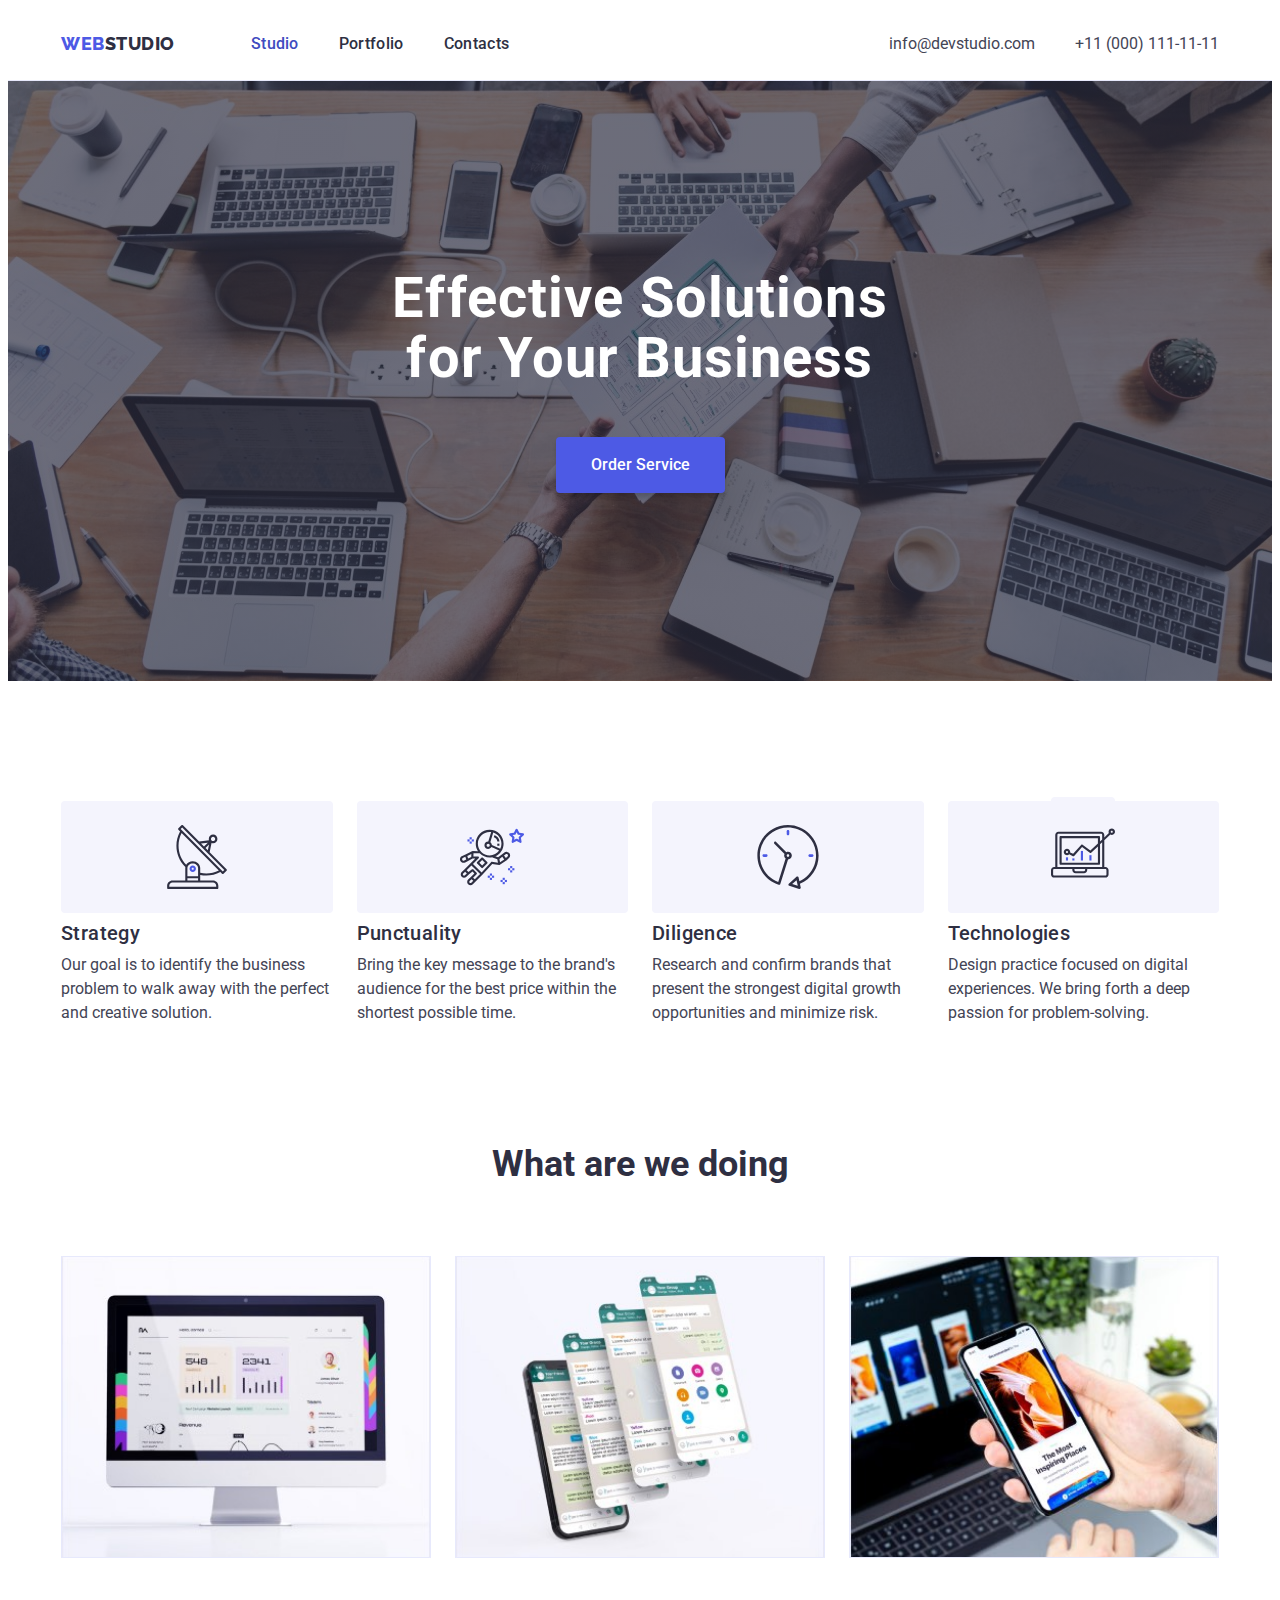
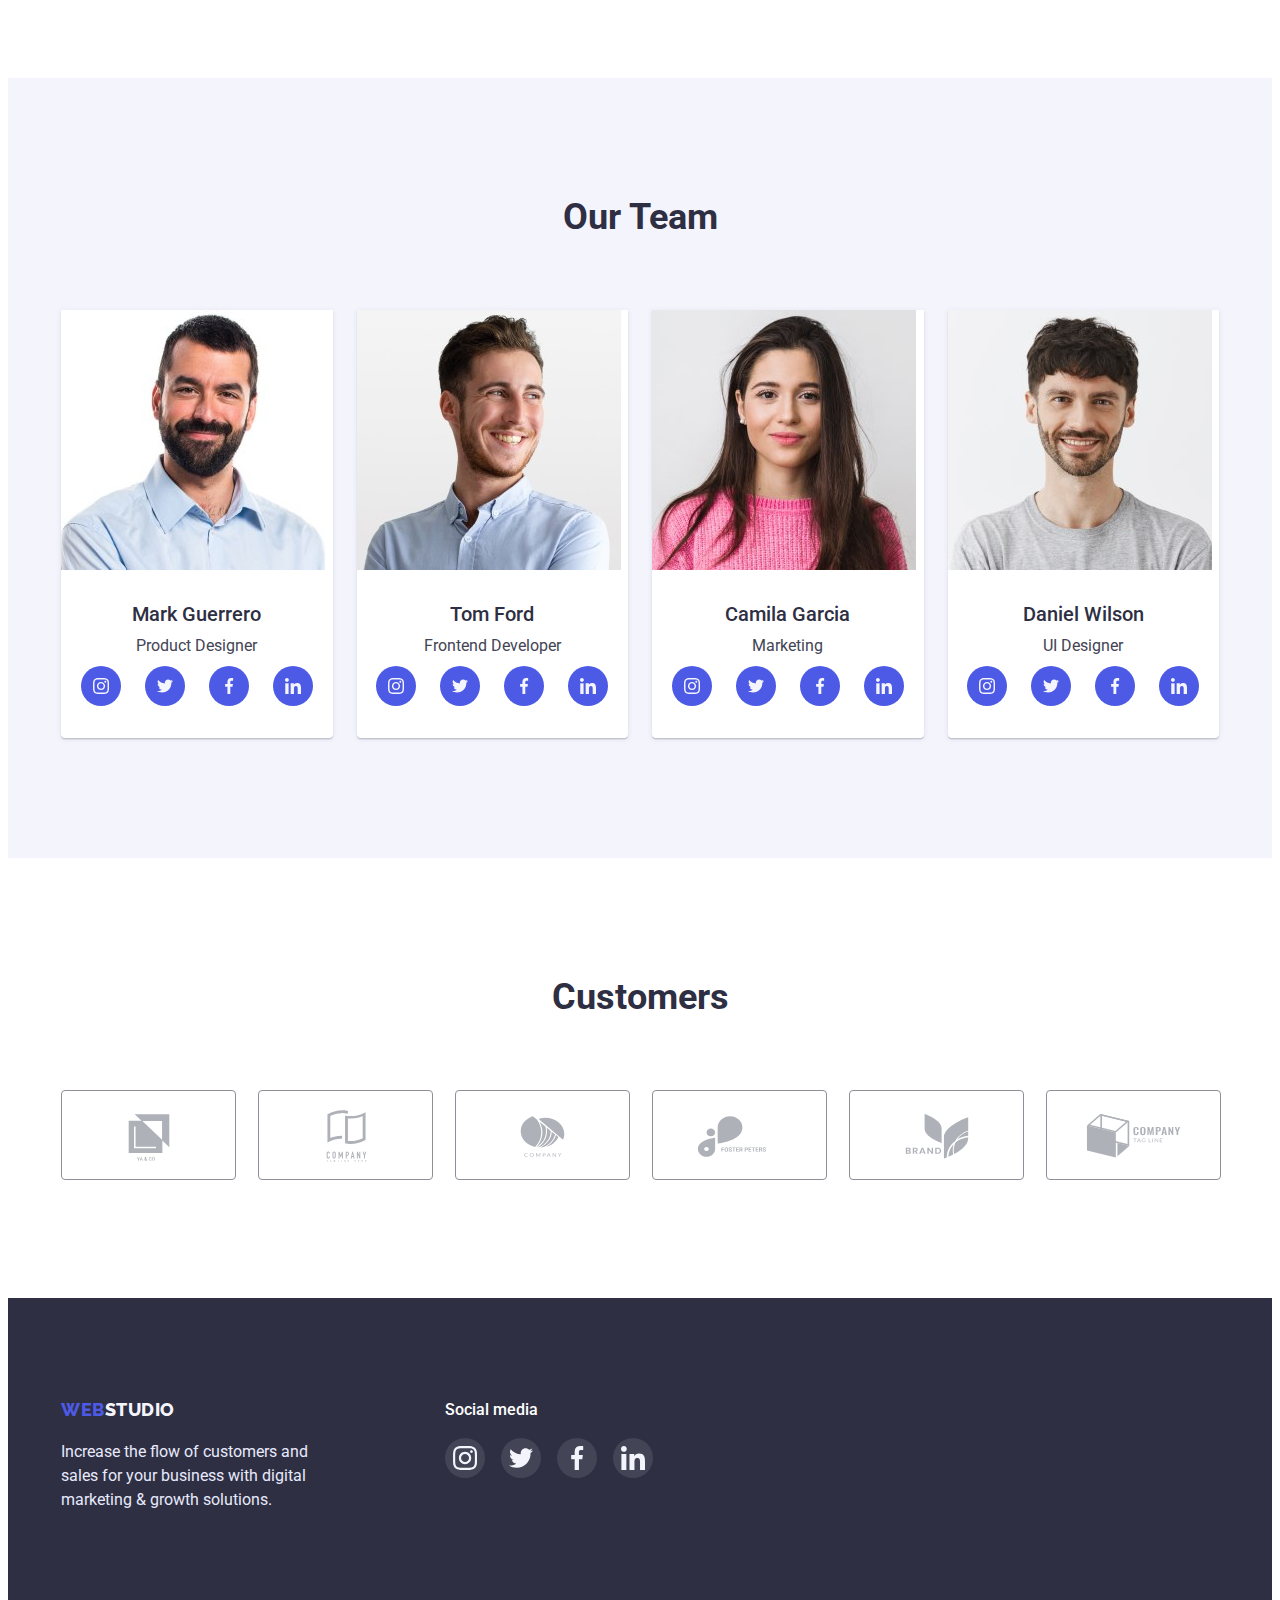
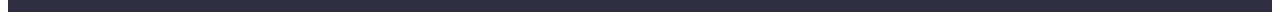
<file: index.html>
<!DOCTYPE html>
<html lang="en">
<head>
    <meta charset="UTF-8">
    <meta http-equiv="X-UA-Compatible" content="IE=edge">
    <meta name="viewport" content="width=device-width, initial-scale=1.0">
    <title>WebStudio</title>

    <!-- Fonts -->
    <link rel="preconnect" href="https://fonts.googleapis.com">
<link rel="preconnect" href="https://fonts.gstatic.com" crossorigin>
<link href="https://fonts.googleapis.com/css2?family=Raleway:wght@800&family=Roboto:wght@400;500;700&display=swap" 
rel="stylesheet"> 

    <!-- Styles -->
    <link rel="stylesheet" href="https://cdnjs.cloudflare.com/ajax/libs/modern-normalize/1.1.0/modern-normalize.min.css" 
    integrity="sha512-wpPYUAdjBVSE4KJnH1VR1HeZfpl1ub8YT/NKx4PuQ5NmX2tKuGu6U/JRp5y+Y8XG2tV+wKQpNHVUX03MfMFn9Q==" 
    crossorigin="anonymous" referrerpolicy="no-referrer" 
    />
    <link rel="stylesheet" href="./css/styles.css">
</head>
<body>

<header class="page-heder" >
<div class="container">
<div class="header-container">
<nav class="header-nav">
   <a href="./index.html" 
       class="logo-first">Web<span  
       class="logo-second">Studio</span>
   </a>     
    <ul class="header-menu">
          <li><a class="menu-studio" href="index.html">Studio</a></li>
          <li><a class="menu-nav" href="portfolio.html">Portfolio</a></li>
          <li><a class="menu-nav" href="">Contacts</a></li>
    </ul>
</nav>
 <address>
          <ul class="header-menu" >
              <li ><a class="box-address" href="mailto:info@devstudio.com">info@devstudio.com</a></li>
              <li ><a class="box-address" href="tel:+110001111111">+11 (000) 111-11-11</a></li>
          </ul>     
</address>
</div>
</div> 
</header>
<main>
<section class="hero-section"> 
  <div class="container">
   <h1 class="hero-title">Effective Solutions for Your Business</h1>
   <button  class="button" type="button">Order Service</button>
  </div>
</section>  
<!-- 3 частина багато тексту -->  
<section class="section">
  <div class="container">
   <h2 class="studio">Studio</h2>
   <ul class="hero-uk">
         <li class="about-text">
           <div class="social-link">
               <svg class="image-svg">
                  <use href="./images/icons.svg#icon-antenna"></use>
               </svg>
            </a>
           </div>
            <h3 class="section-subtitle">Strategy</h3>
            <p class="section-text">Our goal is to identify the business problem to walk away with the perfect and creative solution.</p>
         </li>
         <li class="about-text">
         <div class="social-link">
               <svg class="image-svg">
                  <use href="./images/icons.svg#icon-astronaut"></use>
               </svg>
            </a>
            </div>
            <h3 class="section-subtitle">Punctuality</h3>
            <p class="section-text">Bring the key message to the brand's audience for the best price within the shortest possible time.</p>
         </li>
         <li class="about-text"> 
            <div class="social-link">
               <svg class="image-svg">
                  <use href="./images/icons.svg#icon-clock"></use>
               </svg>
            </a>
            </div>
            <h3 class="section-subtitle">Diligence</h3>
            <p class="section-text">Research and confirm brands that present the strongest digital growth opportunities and minimize risk.</p>
         </li> 
         <li class="about-text">
            <div class="social-link">
            <a class="social-link">
               <svg class="image-svg">
                  <use href="./images/icons.svg#icon-diagram"></use>
               </svg>
            </a>
         </div>
            <h3 class="section-subtitle">Technologies</h3>
            <p class="section-text">Design practice focused on digital experiences. We bring forth a deep passion for problem-solving.</p>
         </li> 
      </ul>
   </div>
  </div>
</section>
<section class="section-many-texst">
   <div class="container">
      <h2 class="slogan-images">What are we doing</h2>

      <ul class="picture list">
        <li class="images-comp"><img src="./images/img1.jpg" alt="Computer" width="360" height="300"></li>
        <li class="images-comp"><img src="./images/img2.jpg" alt="notification to the phone" width="360" height="300"></li>
        <li class="images-comp"><img src="./images/img3.jpg" alt="photo to phone" width="360" height="300"></li>
      </ul>
   </div>
   </div>
</section>
<section class="page-aside">
   <div class="container">
    <h2 class="h-second-aside">Our Team</h2>
    <ul class="masters-list">
      <li class="box-aside">  
         <img class="foto-master" src="./images/team1.jpg" alt="img1" width="264" height="260" />
         <div class="master">
         <h3 class="team-aside">Mark Guerrero</h3>
            <p class="content-aside">Product Designer</p>
            <!-- социал сети -->
            <ul class="social-list">
               <li class="social-box">
                  <a class="link-soc" href="#">
                     <svg class="social-images">
                       <use href="./images/icons.svg#icon-instagram"></use> 
                     </svg>
                  </a>
               </li>
               <li class="social-box">
                  <a class="link-soc" href="#">
                     <svg class="social-images">
                       <use href="./images/icons.svg#icon-twitter"></use> 
                     </svg>
                  </a>
               </li>
               <li class="social-box">
                  <a class="link-soc" href="#">
                     <svg class="social-images">
                       <use href="./images/icons.svg#icon-facebook"></use> 
                     </svg>
                  </a>
               </li>
               <li class="social-box">
                  <a class="link-soc" href="#">
                     <svg class="social-images">
                       <use href="./images/icons.svg#icon-linkedin"></use> 
                     </svg>
                  </a>
               </li>
            </ul>
         </div>
      </li>
      <li class="box-aside">      
         <img class="foto-master" src="./images/team2.jpg" alt="img2" width="264" height="260" /> 
         <div class="master">
         <h3 class="team-aside">Tom Ford</h3> 
             <p class="content-aside">Frontend Developer</p>
            <ul class="social-list">
               <li class="social-box">
                  <a class="link-soc" href="#">
                     <svg class="social-images">
                        <use href="./images/icons.svg#icon-instagram"></use>
                     </svg>
                  </a>
               </li>
               <li class="social-box">
                  <a class="link-soc" href="#">
                     <svg class="social-images">
                        <use href="./images/icons.svg#icon-twitter"></use>
                     </svg>
                  </a>
               </li>
               <li class="social-box">
                  <a class="link-soc" href="#">
                     <svg class="social-images">
                        <use href="./images/icons.svg#icon-facebook"></use>
                     </svg>
                  </a>
               </li>
               <li class="social-box">
                  <a class="link-soc" href="#">
                     <svg class="social-images">
                        <use href="./images/icons.svg#icon-linkedin"></use>
                     </svg>
                  </a>
               </li>
            </ul>
          </div>
      </li>
      <li class="box-aside">    
         <img class="foto-master" src="./images/team3.jpg" alt=“img3” width="264" height="260" />
         <div class="master">
         <h3 class="team-aside">Camila Garcia</h3> 
             <p class="content-aside">Marketing</p>
            <ul class="social-list">
               <li class="social-box">
                  <a class="link-soc" href="#">
                     <svg class="social-images">
                        <use href="./images/icons.svg#icon-instagram"></use>
                     </svg>
                  </a>
               </li>
               <li class="social-box">
                  <a class="link-soc" href="#">
                     <svg class="social-images">
                        <use href="./images/icons.svg#icon-twitter"></use>
                     </svg>
                  </a>
               </li>
               <li class="social-box">
                  <a class="link-soc" href="#">
                     <svg class="social-images">
                        <use href="./images/icons.svg#icon-facebook"></use>
                     </svg>
                  </a>
               </li>
               <li class="social-box">
                  <a class="link-soc" href="#">
                     <svg class="social-images">
                        <use href="./images/icons.svg#icon-linkedin"></use>
                     </svg>
                  </a>
               </li>
            </ul>
          </div>
      </li>
      <li class="box-aside">
          <img class="foto-master" src="./images/team4.jpg" alt="img4" width="264" height="260" />
          <div class="master">
          <h3 class="team-aside">Daniel Wilson</h3>
             <p class="content-aside">UI Designer</p>
            <ul class="social-list">
               <li class="social-box">
                  <a class="link-soc" href="#">
                     <svg class="social-images">
                        <use href="./images/icons.svg#icon-instagram"></use>
                     </svg>
                  </a>
               </li>
               <li class="social-box">
                  <a class="link-soc" href="#">
                     <svg class="social-images">
                        <use href="./images/icons.svg#icon-twitter"></use>
                     </svg>
                  </a>
               </li>
               <li class="social-box">
                  <a class="link-soc" href="#">
                     <svg class="social-images">
                        <use href="./images/icons.svg#icon-facebook"></use>
                     </svg>
                  </a>
               </li>
               <li class="social-box">
                  <a class="link-soc" href="#">
                     <svg class="social-images">
                        <use href="./images/icons.svg#icon-linkedin"></use>
                     </svg>
                  </a>
               </li>
            </ul>
         </div>
      </li>
    </ul> 
   </div>   
</section>
<!-- customers  -->
<section class="section-meni-text">
<div class="container">
<h2 class="name-box">Customers</h2>

<ul class="list-customer">
<li class="box-custom">
   <a class="link-cust" href="#">
      <svg class="imag-cust">
         <use href="./images/icons.svg#icon-Logo-one"></use>
      </svg>
   </a>
</li>
<li class="box-custom">
   <a class="link-cust" href="#">
      <svg class="imag-cust">
         <use href="./images/icons.svg#icon-Logo-two"></use>
      </svg>
   </a>
</li>
<li class="box-custom">
   <a class="link-cust" href="#">
      <svg class="imag-cust">
         <use href="./images/icons.svg#icon-Logo-three"></use>
      </svg>
   </a>
</li>
<li class="box-custom">
   <a class="link-cust" href="#">
      <svg class="imag-cust">
         <use href="./images/icons.svg#icon-Logo-four"></use>
      </svg>
   </a>
</li>
<li class="box-custom">
   <a class="link-cust" href="#">
      <svg class="imag-cust">
         <use href="./images/icons.svg#icon-Logo-five"></use>
      </svg>
   </a>
</li>
<li class="box-custom">
   <a class="link-cust" href="#">
      <svg class="imag-cust">
         <use href="./images/icons.svg#icon-Logo-six"></use>
      </svg>
   </a>
</li>

</ul>
</div>
</section>
</main>
          <!-- Baner -->
  <footer class="page-footer">
   <div class="container footer">
      <div class="future-title">
    <a href="./index.html" 
    class="logo-first">Web<span  
    class="logo-third">Studio</span></a>     
     <p class="footer-slogan">Increase the flow of customers and sales 
        for your business with digital marketing & growth solutions.
      </p>  
   </div> 
   <div class="footer-media">
   <h3 class="social-word">Social media</h3>
   <ul class="box-media">
      <li class="social-media">
         <a class="link-media" href="#">
            <svg class="imag-media">
               <use href="./images/icons.svg#icon-instagram"></use>
            </svg>
         </a>
      </li>
      <li class="social-media">
         <a class="link-media" href="#">
            <svg class="imag-media">
               <use href="./images/icons.svg#icon-twitter"></use>
            </svg>
         </a>
      </li>
      <li class="social-media">
         <a class="link-media" href="#">
            <svg class="imag-media">
               <use href="./images/icons.svg#icon-facebook"></use>
            </svg>
         </a>
      </li>
      <li class="social-media">
         <a class="link-media" href="#">
            <svg class="imag-media">
               <use href="./images/icons.svg#icon-linkedin"></use>
            </svg>
         </a>
      </li>
   </ul>
   </div>
   </div>
  </footer>
 </body>
</html>
</file>
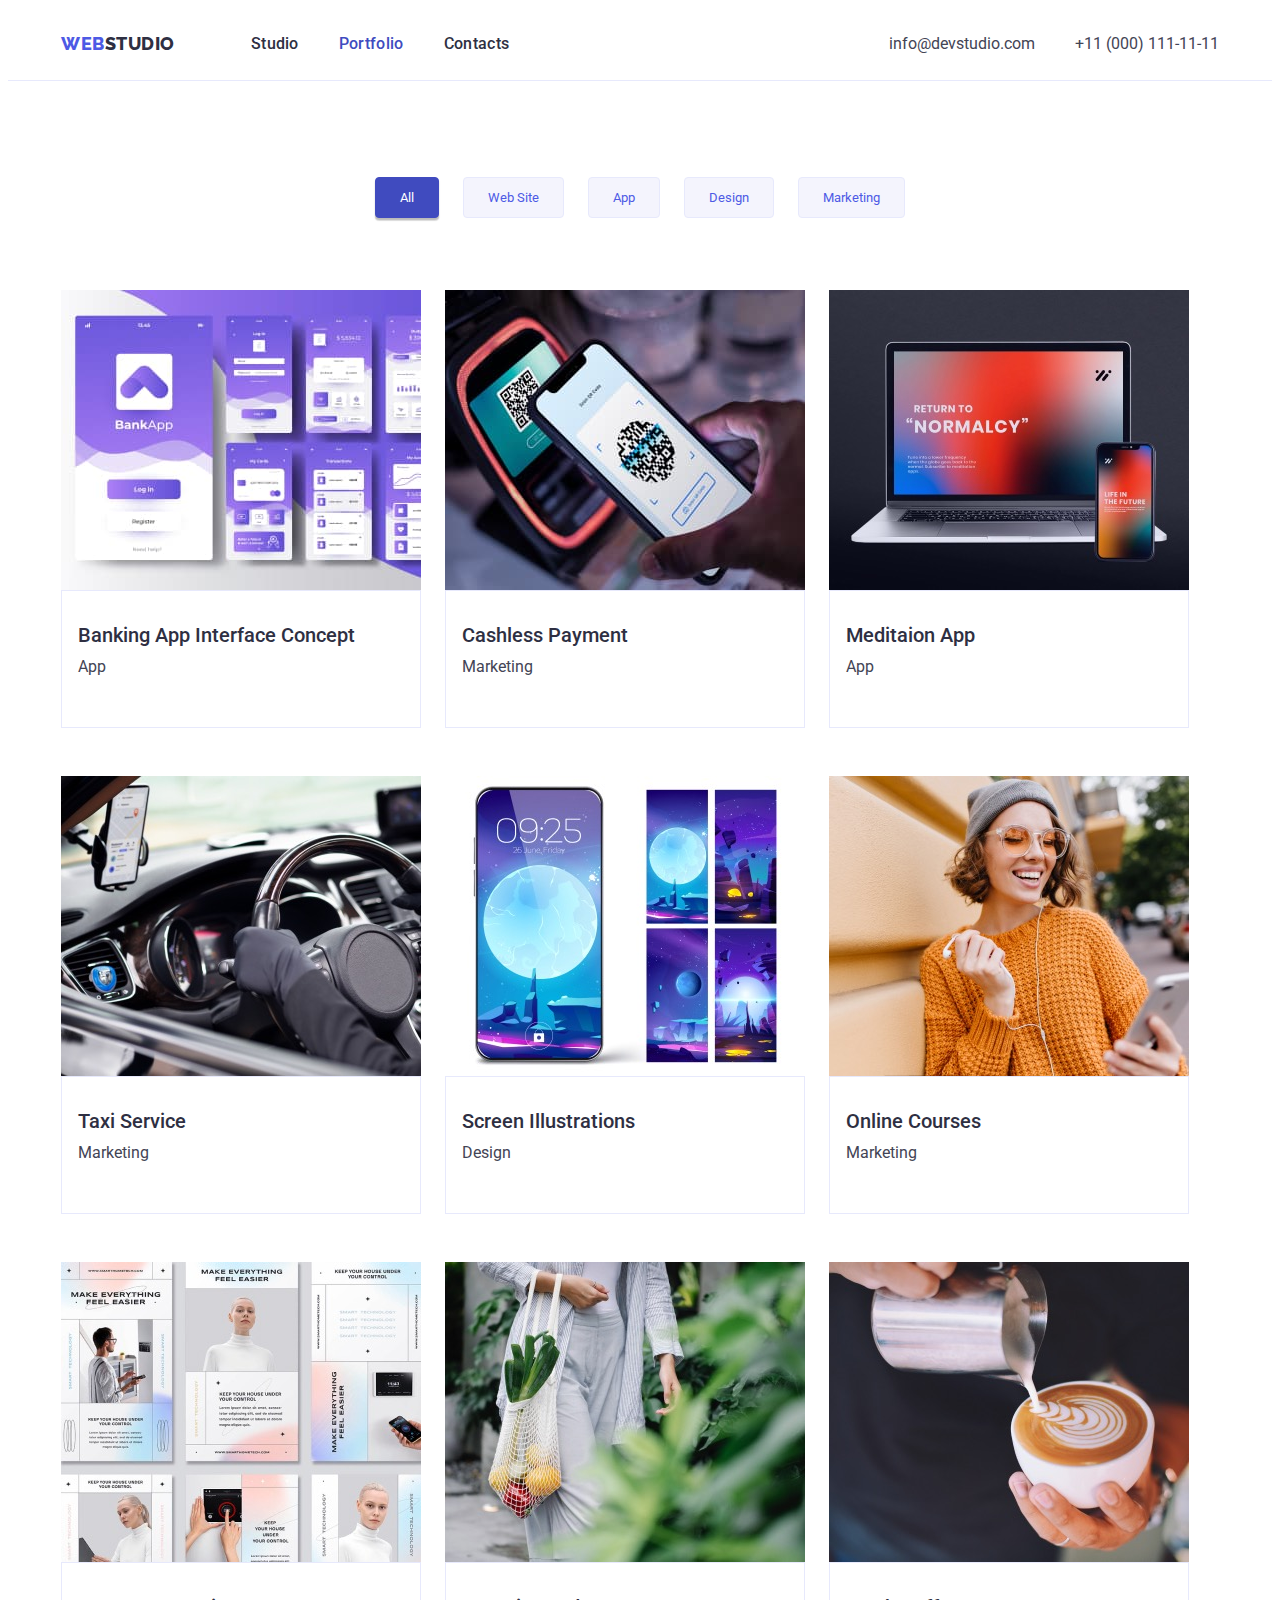
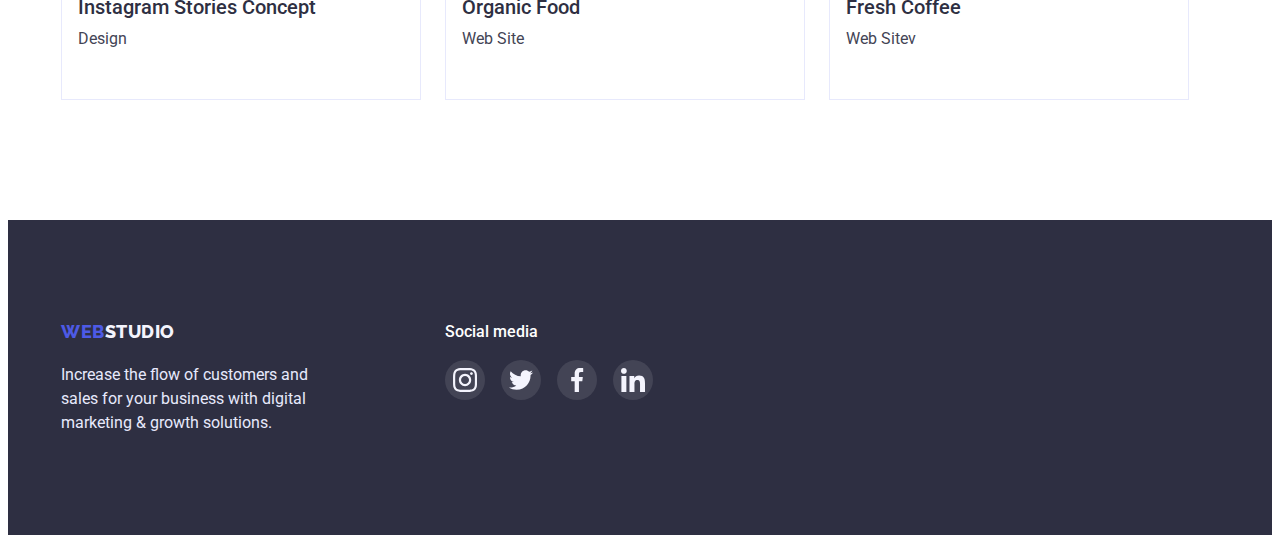
<file: portfolio.html>
<!DOCTYPE html>
<html lang="en">
<head>
    <meta charset="UTF-8">
    <meta http-equiv="X-UA-Compatible" content="IE=edge">
    <meta name="viewport" content="width=device-width, initial-scale=1.0">
    <title>WebStudio</title>

    <!-- Fonts -->
    <link rel="preconnect" href="https://fonts.googleapis.com">
<link rel="preconnect" href="https://fonts.gstatic.com" crossorigin>
<link href="https://fonts.googleapis.com/css2?family=Raleway:wght@800&family=Roboto:wght@400;500;700&display=swap" 
rel="stylesheet">
 
    <!-- Styles -->
    <link rel="stylesheet" href="https://cdnjs.cloudflare.com/ajax/libs/modern-normalize/1.1.0/modern-normalize.min.css" 
    integrity="sha512-wpPYUAdjBVSE4KJnH1VR1HeZfpl1ub8YT/NKx4PuQ5NmX2tKuGu6U/JRp5y+Y8XG2tV+wKQpNHVUX03MfMFn9Q==" 
    crossorigin="anonymous" referrerpolicy="no-referrer" 
    />
    <link rel="stylesheet" href="./css/styles.css">
</head>
<body>

      <header class="page-heder" >
     <div class="container">
     <div class="header-container">
      <nav class="header-nav">
         <a href="./index.html" 
         class="logo-first">Web<span  
         class="logo-second">Studio</span>
      </a>     
         <ul class="header-menu">
            <li><a class="site-nav" href="index.html">Studio</a></li>
            <li><a class="site-nav-portfolio" href="portfolio.html">Portfolio</a></li>
            <li><a class="site-nav" href="">Contacts</a></li>
         </ul>
        </nav>
        <address>
            <ul class="header-menu">
                <li ><a class="box-address" href="mailto:info@devstudio.com">info@devstudio.com</a></li>
                <li ><a class="box-address" href="tel:+110001111111">+11 (000) 111-11-11</a></li>
            </ul>
        </address>
      </div>
      </header>
<main>
    <section class="portfolio-main">
      <div class="container">
     <h1 class="hero-port">portfolio</h1>
    <ul class="portfolio-content">
      <li class="button-shadow">
      <button class="button-port-all" type="button">All</button>  
    </li>
    <li class="button-shadow">
      <button class="button-port" type="button">Web Site</button>   
    </li>
    <li class="button-shadow">
      <button class="button-port" type="button">App</button>   
    </li>
    <li class="button-shadow">
      <button class="button-port" type="button">Design</button>
    </li>
    <li class="button-shadow">
      <button class="button-port" type="button">Marketing</button>
    </li>
    </ul>
    
    <ul class="picture-port">
      <li class="box-aside-port">
        <a href="#" class="program">
        <img class="foto-program" src="./images/img banking.jpg" alt="banking">
        <div class="program-pad">
         <h2 class="box-content-port">Banking App Interface Concept</h2>
         <p class="box-desc-port">App</p>
        </div>
      </a>
      </li>
      <li class="box-aside-port">
        <a href="#" class="program">
        <img class="foto-program" src="./images/img cashless.jpg" alt="cashless">
        <div class="program-pad">
         <h2 class="box-content-port">Cashless Payment</h2>
         <p class="box-desc-port">Marketing</p>
        </div>
      </a>
      </li>
      <li class="box-aside-port">
        <a href="#" class="program">
        <img class="foto-program" src="./images/img meditaion.jpg" alt="meditaion">
        <div class="program-pad">
         <h2 class="box-content-port">Meditaion App</h2>
         <p class="box-desc-port">App</p>
        </div>
      </a>
      </li> 
      <li class="box-aside-port">
        <a href="#" class="program">
        <img class="foto-program" src="./images/img taxi.jpg" alt="taxi">
        <div class="program-pad">
         <h2 class="box-content-port">Taxi Service</h2>
         <p class="box-desc-port">Marketing</p>  
        </div>  
      </a>
      </li>
      <li class="box-aside-port">
        <a href="#" class="program">
        <img class="foto-program" src="./images/img screen.jpg" alt="screen">
        <div class="program-pad">
          <h2 class="box-content-port">Screen Illustrations</h2>
          <p class="box-desc-port">Design</p>
        </div>
      </a>
      </li>
      <li class="box-aside-port">
        <a href="#" class="program">
        <img class="foto-program" src="./images/img courses.jpg" alt="courses">
        <div class="program-pad">
          <h2 class="box-content-port">Online Courses</h2>
          <p class="box-desc-port">Marketing</p>
        </div>
      </a>
      </li>
      <li class="box-aside-port">
        <a href="#" class="program">
        <img class="foto-program" src="./images/img instagram.jpg" alt="instagram">
        <div class="program-pad">
           <h2 class="box-content-port">Instagram Stories Concept</h2>
           <p class="box-desc-port">Design</p>
          </div>
        </a>
      </li>
      <li class="box-aside-port">
        <a href="#" class="program">
        <img class="foto-program" src="./images/img food.jpg" alt="food">
        <div class="program-pad">
           <h2 class="box-content-port">Organic Food</h2>
           <p class="box-desc-port">Web Site</p>
          </div>
        </a>
      </li>
      <li class="box-aside-port">
        <a href="#" class="program">
        <img class="foto-program" src="./images/img coffee.jpg" alt="coffee">
        <div class="program-pad">
          <h2 class="box-content-port">Fresh Coffee</h2>
          <p class="box-desc-port">Web Sitev</p>
        </div>
      </a>
      </li>
    </ul>

  </div>
    </section>
  
</main>
          <!-- Baner -->
  <footer class="page-footer">    
    <div class="container footer"> 
      <div class="future-title"> 
   <a href="./index.html" 
   class="logo-first">Web<span  
   class="logo-third">Studio</span></a>     
     <p class="footer-slogan">Increase the flow of customers and 
      sales for your business with digital marketing
       & growth solutions.
      </p> 
      </div>
      <div class="footer-media">
        <h3 class="social-word">Social media</h3>
        <ul class="box-media">
          <li class="social-media">
            <a class="link-media" href="#">
              <svg class="imag-media">
                <use href="./images/icons.svg#icon-instagram"></use>
              </svg>
            </a>
          </li>
          <li class="social-media">
            <a class="link-media" href="#">
              <svg class="imag-media">
                <use href="./images/icons.svg#icon-twitter"></use>
              </svg>
            </a>
          </li>
          <li class="social-media">
            <a class="link-media" href="#">
              <svg class="imag-media">
                <use href="./images/icons.svg#icon-facebook"></use>
              </svg>
            </a>
          </li>
          <li class="social-media">
            <a class="link-media" href="#">
              <svg class="imag-media">
                <use href="./images/icons.svg#icon-linkedin"></use>
              </svg>
            </a>
          </li>
        </ul>
      </div>
    </div>
  </div>  
  </footer>
 </body>
</html>
</file>
<file: css/styles.css>
:root {
--color-primary: #2E2F42;
--color-secondary: #434455;
--color-inverted: #FFFFFF;
--color-button: #4D5AE5;
--color-page: #E7E9FC;
--color-hover: #404BBF;
--color-team: #F4F4FD;
--color-social: #31D0AA;
}
 
body {
background-color: var(--color-inverted);
font-family: 'Roboto', sans-serif;
font-size: 16px;
line-height: 1.5;
color: var(--color-secondary);
}

.list {
list-style: none;
margin: 0;
padding: 0;
}

p,
h1,
h2,
h3,
h4 {
margin-top: 0;
}

img {
object-fit: cover;
}

/*  Верхня головна    */
.header-menu {
gap: 40px;
display: flex;
margin: 0;
padding: 0;
list-style:none;
}

.page-heder{
border-bottom: 1px solid var(--color-page);
background: var(--color-inverted);
display: block;
}

.header-container {
display: flex;
align-items: center;
}

.header-nav {
display: flex;
align-items: center;
flex-grow: 1;
gap: 76px;
}

.logo-first {
font-family: 'Raleway' ,sans-serif;
font-style: normal;
font-weight: 800;
font-size: 18px;
line-height: 1.3;
color: var(--color-button);
text-decoration: none;
text-transform: uppercase;
letter-spacing: 0.03em
}

.logo-second {
margin-bottom: 24px;
font-family: 'Raleway' ,sans-serif;
font-style: normal;
font-weight: 800;
font-size: 18px;
line-height: 1.3;
color: var(--color-primary);
text-decoration: none;
text-transform: uppercase;
letter-spacing: 0.03em;
}

.menu-nav {
font-family: 'Roboto',sans-serif;
font-style: normal;
font-weight: 500;
font-size: 16px;
line-height: 1.5;
letter-spacing: 0.02em;
color: var(--color-primary);
text-decoration: none;
list-style: none;
padding: 24px 0;
display: block;
}

.menu-studio {
font-weight: 500;
font-size: 16px;
line-height: 1.5;
letter-spacing: 0.02em;
color: var(--color-hover);
text-decoration: none;
padding: 24px 0;
display: block;
}

.menu-nav:hover{
 color: var(--color-hover);
}    

/*  Container  */
.container {
width: 100%;
max-width: 1158px;
margin-left: auto;
margin-right: auto;
padding-left: 15px;
padding-right: 15px;
}

.box-address {
margin-bottom: 24px;
font-family: 'Roboto',sans-serif;
font-style: normal;
line-height: 1.5;
font-weight: 400;
font-size: 16px;
text-decoration: none;
color: var(--color-secondary);
padding-top: 24px;
display: block;
}

.box-address:hover {
color: var(--color-hover);
}

/*  2 частина з кнопкою   */
.hero-section {
background-color: var(--color-secondary);
background-image:  linear-gradient(rgba(46, 47, 66, 0.7), rgba(46, 47, 66, 0.7)), url(../images/people-office\ 1.jpg);
background-repeat: no-repeat;
background-position: center;
background-size: cover;
padding-top: 188px;
padding-bottom: 188px;
text-align: center;
}

.hero-title {
max-width: 496px;
margin: 0 auto 48px;
text-align: center;
font-weight: 700;
font-size: 56px;
line-height: 1.07;
color: var(--color-inverted);
letter-spacing: 0.02em;
}

.button {
width: 169px;
height: 56px;
font-size: 16px;
line-height:1.5;
border-radius: 4px;
font-weight: 500;
color:  var(--color-inverted);
box-shadow: 0px 4px 4px 0 rgba(0, 0, 0, 0.15);
background: var(--color-button);
cursor: pointer;
border: none;
font-family: inherit;

}

.button:hover {
background-color: var(--color-hover);
}
 
/*  section  */
.section {
padding-top: 120px;
margin: 0;
}

.section-many-texst{
padding-bottom: 120px;
padding-top: 120px;
margin: 0;
}


/*  3 частина багато тексту  */
.about-text {
flex-basis: calc((100% - 72px) / 4);
}

.section-subtitle {
margin-bottom: 8px;
font-style: normal;
font-weight: 500;
font-size: 20px;
letter-spacing: 0.02em;
line-height: 1.2;
color: var(--color-primary);
}

.section-text {
margin-bottom: 0px;
font-family: 'Roboto';
font-style: normal;
font-weight: 400;
font-size: 16px;
line-height: 1.5;
color: var(--color-secondary);
} 

.hero-uk {
gap: 24px;
display: flex;
margin: 0;
padding: 0;
list-style: none;
}

.studio {
display: none;
}

.image-svg {
width: 64px;
height: 64px;
}

.social-link {
display: flex;
height: 112px;
background-color: var(--color-team);
border-radius: 4px;
justify-content: center;
align-items: center;
margin-bottom: 8px;
}

/* 4 фото і що ми робимо  */
.picture { 
align-items: center;
display: flex;
gap: 24px;
list-style: none;
padding-left: 0px;
}

.images-comp img {
width: 100%;
height: 100%;
}

.slogan-images {
text-align: center;
margin-bottom: 72px;
font-family: 'Roboto',sans-serif;
font-style: normal;
font-weight: 700;
font-size: 36px;
line-height: 1.1;
color: var(--color-primary);
}

.images-comp {
flex-basis: calc((100% - 48px) / 3);
display: block;
max-width: 100%;
border: 1px solid var(--color-page);
width: 360px;
height: 300px;
}

/*  5 робочі   */
.team-aside {
margin-bottom: 8px;
font-family: 'Roboto',sans-serif;
font-style: normal;
font-weight: 500;
font-size: 20px;
line-height: 1.2;
color: var(--color-primary);
}

.content-aside {
font-family: 'Roboto';
font-style: normal;
font-weight: 400;
font-size: 16px;  
line-height: 1.5;  
color: var(--color-secondary);
margin-bottom: 0px;
}

.foto-master {
display: block;
max-width: 100%;
}

.h-second-aside {
text-align: center;
margin: 0 auto 72px;
margin-bottom: 72px;
font-family: 'Roboto',sans-serif;
font-style: normal;
font-weight: 700;
font-size: 36px;
line-height: 1.1;
color: var(--color-primary);
}

.masters-list{
display: flex;
gap: 24px;
margin: 0;
padding: 0;
}

.page-aside {
padding-top: 120px;
padding-bottom: 120px;
background-color:var(--color-team);
}

.master {
text-align: center;
padding: 32px 16px 32px 16px;

}

.box-aside {
flex-basis: calc((100% - 72px) / 4);
background: var(--color-inverted);
list-style-type: none;
border-radius:0px 0px 4px 4px;
box-shadow: 0 2px 1px 0 rgba(46, 47, 66, 0.08), 
0 1px 1px 0 rgba(46, 47, 66, 0.16),
 0 1px 6px 0 rgba(46, 47, 66, 0.08);
}

/*  социал сети   */
.social-list {
margin-top: 8px;
padding-left: 0;
list-style: none;
display: flex;
gap: 24px;
justify-content: center;
}

.social-box {
width: 40px;
height: 40px;
}

.social-images {
width: 16px;
height: 16px;
fill: var(--color-team);
}

.link-soc {
display: flex;
align-items: center;
justify-content: center;
width: 100%;
height: 100%;
background-color: var(--color-button);
border-radius: 50%;
}
 
.link-soc:hover {
background-color: var(--color-hover);
}


/*  customers  */

.name-box {
text-align: center;
margin-bottom: 72px;
font-family: 'Roboto',sans-serif;
font-style: normal;
font-weight: 700;
font-size: 36px;
line-height: 1.1;
color: var(--color-primary);
}

.list-customer {
list-style: none;
display: flex;
justify-content: center;
gap: 24px;
margin: 0;
padding: 0;
}

.box-custom {
height: 88px;
flex-basis: calc((100% - 120px) / 6);
}

.link-cust {
align-items: center;
justify-content: center;
display: flex;
width: 100%;
height: 100%;
border: 1px solid #8E8F99;
border-radius: 4px;
}

.link-cust:hover {
border-color: var(--color-hover);
}

.imag-cust {
width: 104px;
height: 56px;
fill: #AFB1B8;
}

.link-cust:hover .imag-cust{
fill: var(--color-hover);
}

.section-meni-text {
padding-top: 120px;
margin: 0;
padding-bottom: 120px;
}
    
/*  6  кінець головної  */

.container.footer {
display: flex;
align-items: flex-start;
gap: 120px;
}


.page-footer {
padding-top: 100px;
padding-bottom: 100px;
 background-color: var(--color-primary);
}

.logo-third {
margin-bottom: 16px;
font-family: 'Raleway' ,sans-serif;
font-style: normal;
font-weight: 800;
font-size: 18px;
color: var(--color-team);
text-decoration: none;
text-transform: uppercase;
letter-spacing: 0.03em;
}

.footer-slogan {
margin-top: 17.5px;
margin-bottom: 0px;
color: var(--color-page);
}

.future-title{
max-width: 264px;
}

.social-word {
font-family: 'Roboto',sans-serif;
font-style: normal;
font-weight: 500;
font-size: 16px;
line-height: 1.5;
color: var(--color-inverted);
margin-top: 0px;
}


.box-media {
margin-top: 0;
margin-bottom: 0;
padding-left: 0px;
list-style: none;
display: flex;
gap: 16px;
justify-content: center;
}

.social-media {
width: 40px;
height: 40px;
}

.imag-media {
width: 24px;
height: 24px;
fill: var(--color-team);
}

.link-media {
display: flex;
align-items: center;
justify-content: center;
width: 100%;
height: 100%;
background-color: rgba(255, 255, 255, 0.1);
border-radius: 50%;
}

.link-media:hover {
background-color: var(--color-social);
}

/*  Portfolio початок   */
.site-nav-portfolio {
padding: 24px 0;
margin-bottom: 24px;
font-family: 'Roboto',sans-serif;
font-style: normal;
text-decoration: none;
font-weight: 500;
font-size: 16px;
line-height: 1.5;
letter-spacing: 0.02em;
color: var(--color-hover);
text-decoration: none;
list-style: none;  

}

.site-nav {
padding: 24px 0;
margin-bottom: 24px;
font-family: 'Roboto',sans-serif;
font-style: normal;
text-decoration: none;
font-weight: 500;
font-size: 16px;
line-height: 1.5;
letter-spacing: 0.02em;
color: var(--color-primary);
text-decoration: none;
list-style: none;  
}

.site-nav:hover {
color: var(--color-hover);
}

.portfolio-main {
padding-top: 96px;
padding-bottom: 120px;
}

.portfolio-content{
margin-bottom: 72px;
gap: 24px;
list-style: none;
display: flex;  
justify-content: center;
padding-left: 0px;
margin-top: 0px;
}

.button-port-all {
font-family: inherit;
padding: 12px 24px;
background-color: var(--color-hover);
color: var(--color-inverted);
cursor: pointer;
border-radius: 4px;
outline: none;
box-shadow: 0 2px 2px 0 rgba(0, 0, 0, 0.12),
 0 2px 1px 0 rgba(0, 0, 0, 0.08), 
0 3px 1px 0 rgba(0, 0, 0, 0.1);
border: 1px solid var(--color-page);
border-color: var(--color-hover);
}

.button-port{
padding: 12px 24px;
background-color: var(--color-team);
color: var(--color-button);
cursor: pointer;
border: 1px solid var(--color-page);
font-family: inherit;
border-radius: 4px;
}

.button-port:hover {
background-color: var(--color-hover);
color: var(--color-inverted);
box-shadow: 0 2px 2px 0 rgba(0, 0, 0, 0.12),
 0 2px 1px 0 rgba(0, 0, 0, 0.08), 
0 3px 1px 0 rgba(0, 0, 0, 0.1);
border-radius: 4px;
border-color: var(--color-hover);
}

/*  2 секція  */
.box-desc-port {
font-family: 'Roboto';
font-style: normal;
font-weight: 400;
font-size: 16px;
line-height: 1.5;
color: var(--color-secondary);
}

.box-content-port{
margin-bottom: 8px;
font-family: 'Roboto',sans-serif;
font-style: normal;
font-weight: 500;
font-size: 20px;
line-height: 1.2;
color: var(--color-primary);
}

.picture-port {
margin: 0;
padding: 0;
display: flex;
flex-wrap: wrap;
margin-right: -24px;
margin-bottom: -48px;
}

.box-aside-port{
margin-bottom: 48px;
margin-right: 24px;
box-sizing: border-box;
list-style: none;
}

.box-aside-port:hover {
box-shadow: 0 2px 1px 0 rgba(46, 47, 66, 0.08),
0 1px 1px 0 rgba(46, 47, 66, 0.16), 
0 1px 6px 0 rgba(46, 47, 66, 0.08);
}

.hero-port {
display: none;
}

.program {
text-decoration: none;
display: block;
}
 
.program-pad {
padding: 32px 16px 32px 16px;
border: 1px solid var(--color-page);
}

.foto-program {
display: block;
max-width: 100%;
}

/* Выезжает */
.master-description {
position: absolute;
background-color: var(--color-button);
color: var(--color-team);
max-width: 360px;
top: 0;
left: 0;
width: 100%;
height: 100%;
transform: translateY(100%);
transition: transform 250ms;
}

.program:hover .master-description {
transform: translateY(0);
}

.master-images {
position: relative;
overflow: hidden;
}

.text {
margin-left: 32px;
margin-top: 40px;
max-width: 296px;
}
</file>
